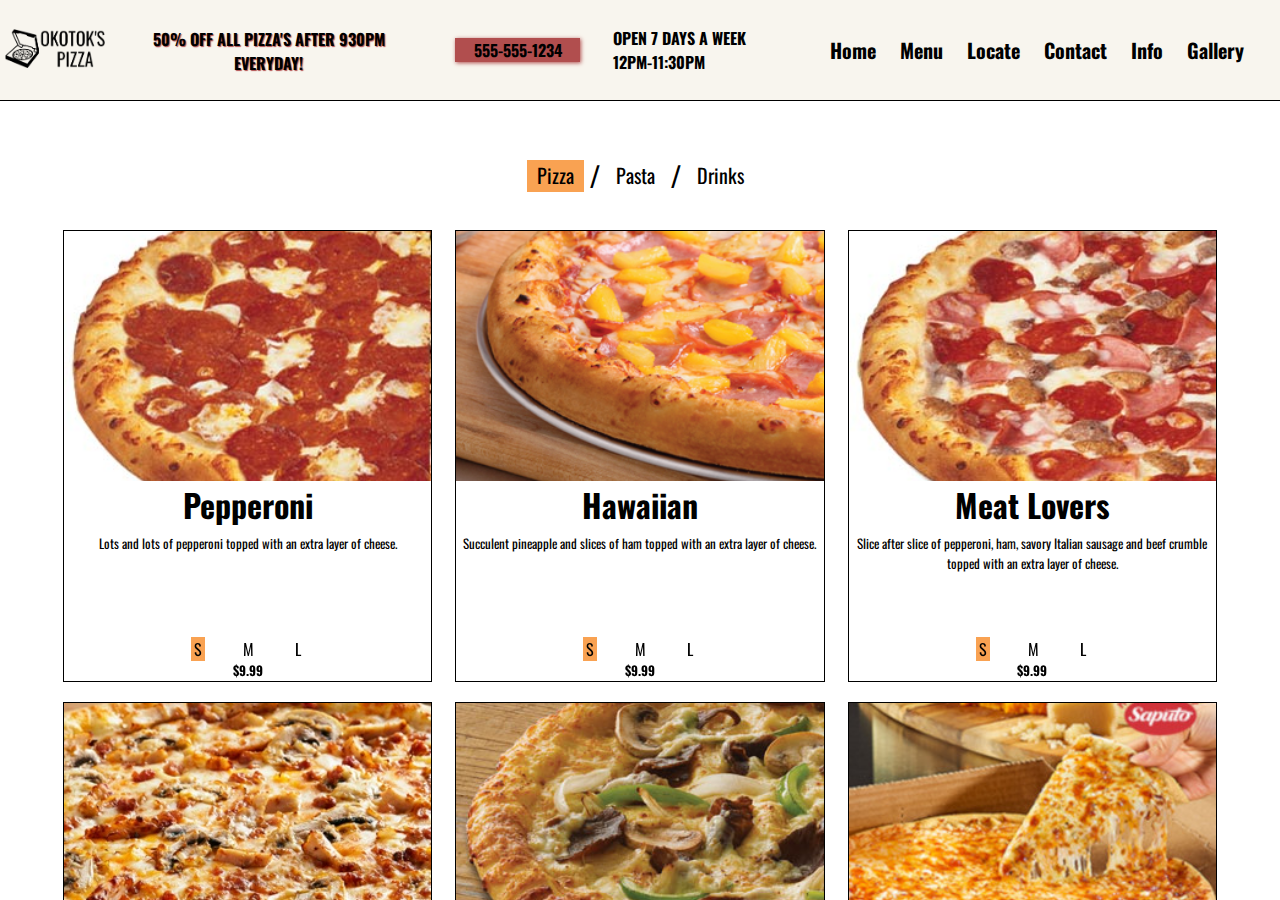
<file: pages/menu.html>
<!DOCTYPE html>
<html lang="en">

<head>
    <meta charset="UTF-8">
    <meta http-equiv="X-UA-Compatible" content="IE=edge">
    <meta name="viewport" content="width=device-width, initial-scale=1.0">
    <link rel="stylesheet" href="/css/menu.css">
    <meta name="title" content="Okotoks Pizza Menu" />
    <meta name="description"
        content="Customize your pizza much like a Subway sandwhich, or stick to the classics and order any traditional pizza." />
    <meta name="keywords" content="Pizza, Okotoks, Restaurant, Food, Delivery, Take-Out, Dine In" />
    <meta name="author" content="Schollar" />

    <meta property="og:url" content="www.thisisawebsite.ml" />
    <meta property="og:type" content="website" />
    <meta property="og:title" content="Okotoks Pizza Menu" />
    <meta property="og:description"
        content="Customize your pizza much like a Subway sandwhich, or stick to the classics and order any traditional pizza." />
    <meta property="og:image" content="www.thisisawebsite.ml/images/3pizzas.jpg" />
    <meta property="og:image:alt" content="A picture of 3 fresh pizza's">

    <meta name="twitter:site" content="www.thisisawebsite.ml" />
    <meta name="twitter:card" content="summary" />
    <meta name="twitter:title" content="Okotoks Pizza Menu" />
    <meta name="twitter:description"
        content="Customize your pizza much like a Subway sandwhich, or stick to the classics and order any traditional pizza." />
    <meta name="twitter:image" content="www.thisisawebsite.ml/images/chef.jpg" />
    <meta name="twitter:image:alt" content="A picture of our chef cutting a pizza">
    <link rel="icon" type="image/png" href="images/favicon.png" />
    <title>Okotok's Pizza Menu</title>
</head>

<body>
    <div id="scroll">
        <div id="page_container">
            <header id="mobile" class="header-grid">
                <section class="info">
                    <a class="phone" href="tel:555-555-1234">555-555-1234</a>
                    <p>OPEN 7 DAYS A WEEK 12PM-11:30PM</p>
                </section>
                <nav id="navbar">
                    <div id="menubox">
                        <input type="checkbox">
                        <div id="hamburger">
                            <span></span>
                            <span></span>
                            <span></span>
                        </div>

                        <nav id="menu">
                            <a href="/../index.html">Home</a>
                            <a href="menu.html">Menu</a>
                            <a href="/../index.html#location">Locate</a>
                            <a href="/../index.html#contact">Contact</a>
                            <a href="/../index.html#about_us">Info</a>
                            <a href="../index.html#gallery">Gallery</a>
                        </nav>
                    </div>
                </nav>
            </header>
            <section class="header_logo">
                <a href="../index.html">
                    <img src="/images/logo.png" alt="Okotoks Pizza Logo"></a>
                <p>50% OFF ALL PIZZA'S AFTER 930PM EVERYDAY!</p>
                <section class="info">
                    <a class="phone" href="tel:555-555-1234">555-555-1234</a>
                    <h3>OPEN 7 DAYS A WEEK 12PM-11:30PM</h3>
                </section>
                <header id="desktop_header">
                    <nav id="desktop_menu">
                        <a href="../index.html">Home</a>
                        <a href="/pages/menu.html">Menu</a>
                        <a href="../index.html#location">Locate</a>
                        <a href="../index.html#contact">Contact</a>
                        <a href="../index.html#about_us">Info</a>
                        <a href="../index.html#gallery">Gallery</a>
                    </nav>
                </header>
            </section>
            <div id="menu_referance">
                <input type="radio" id="radioPizza" name="menuselect" value="pizza" checked>
                <input type="radio" id="radioPasta" name="menuselect" value="pasta">
                <input type="radio" id="radioDrinks" name="menuselect" value="drinks">
                <nav id="menu_links">
                    <div class="radio_wrapper">
                        <label for="radioPizza">Pizza</label>
                    </div>
                    <p> / </p>
                    <div class="radio_wrapper">
                        <label for="radioPasta">Pasta</label>
                    </div>
                    <p> / </p>
                    <div class="radio_wrapper">
                        <label for="radioDrinks">Drinks</label>
                    </div>
                </nav>
                <section id="pizza_menu" class="food_menu">
                    <section class="card">
                        <img src='/images/pepperoni.jpg' alt='A Pepperoni Pizza' />
                        <h1>Pepperoni</h1>
                        <p>Lots and lots of pepperoni topped with an extra layer of cheese.</p>
                        <div class="price_referance">
                            <input type="radio" class="radioSmall" name="pep_select" id="pep_price_small" value="small"
                                checked>
                            <input type="radio" class="radioMedium" name="pep_select" id="pep_price_medium"
                                value="medium">
                            <input type="radio" class="radioLarge" name="pep_select" id="pep_price_large" value="large">
                            <nav class="price_links">
                                <div class="price_wrapper">
                                    <label for="pep_price_small" class="small_price_label">S</label>
                                </div>
                                <div class="price_wrapper">
                                    <label for="pep_price_medium" class="medium_price_label">M</label>
                                </div>
                                <div class="price_wrapper">
                                    <label for="pep_price_large" class="large_price_label">L</label>
                                </div>
                            </nav>
                            <div class="price">
                                <p class="smallprice">$9.99</p>
                                <p class="medprice">$13.99</p>
                                <p class="largeprice">$16.99</p>
                            </div>
                        </div>
                    </section>
                    <section class="card">
                        <img src='/images/hawaiian.jpg' alt='A Hawaiian Pizza' />
                        <h1>Hawaiian</h1>
                        <p>Succulent pineapple and slices of ham topped with an extra layer of cheese.</p>
                        <div class="price_referance">
                            <input type="radio" class="radioSmall" name="hawaiian_select" id="hawaiian_small"
                                value="small" checked>
                            <input type="radio" class="radioMedium" name="hawaiian_select" id="hawaiian_medium"
                                value="medium">
                            <input type="radio" class="radioLarge" name="hawaiian_select" id="hawaiian_large"
                                value="large">
                            <nav class="price_links" #id="hawaiian_price">
                                <div class="price_wrapper">
                                    <label for="hawaiian_small" class="small_price_label">S</label>
                                </div>
                                <div class="price_wrapper">
                                    <label for="hawaiian_medium" class="medium_price_label">M</label>
                                </div>
                                <div class="price_wrapper">
                                    <label for="hawaiian_large" class="large_price_label">L</label>
                                </div>
                            </nav>
                            <div class="price" id="hawaiian_price">
                                <p class="smallprice">$9.99</p>
                                <p class="medprice">$13.99</p>
                                <p class="largeprice">$16.99</p>
                            </div>
                        </div>
                    </section>
                    <section class="card">
                        <img src='/images/meat.jpg' alt='A Meatlovers Pizza' />
                        <h1>Meat Lovers</h1>
                        <p>Slice after slice of pepperoni, ham, savory Italian sausage and beef crumble topped with
                            an extra
                            layer of cheese.</p>
                        <div class="price_referance">
                            <input type="radio" class="radioSmall" name="meat_select" id="meat_price_small"
                                value="small" checked>
                            <input type="radio" class="radioMedium" name="meat_select" id="meat_price_medium"
                                value="medium">
                            <input type="radio" class="radioLarge" name="meat_select" id="meat_price_large"
                                value="large">
                            <nav class="price_links">
                                <div class="price_wrapper">
                                    <label for="meat_price_small" class="small_price_label">S</label>
                                </div>
                                <div class="price_wrapper">
                                    <label for="meat_price_medium" class="medium_price_label">M</label>
                                </div>
                                <div class="price_wrapper">
                                    <label for="meat_price_large" class="large_price_label">L</label>
                                </div>
                            </nav>
                            <div class="price">
                                <p class="smallprice">$9.99</p>
                                <p class="medprice">$13.99</p>
                                <p class="largeprice">$16.99</p>
                            </div>
                        </div>
                    </section>
                    <section class="card">
                        <img src='/images/chickenbacon.jpg' alt='A Chicken Bacon Ranch Pizza' />
                        <h1>Chicken Bacon Ranch</h1>
                        <p>An Alfredo Sauce base with a Mozzarella/Cheddar Cheese blend, fresh mushrooms, onions,
                            all
                            white-meat chicken, bacon and Provolone cheese.</p>
                        <div class="price_referance">
                            <input type="radio" class="radioSmall" name="chickenbacon_select"
                                id="chickenbacon_price_small" value="small" checked>
                            <input type="radio" class="radioMedium" name="chickenbacon_select"
                                id="chickenbacon_price_medium" value="medium">
                            <input type="radio" class="radioLarge" name="chickenbacon_select"
                                id="chickenbacon_price_large" value="large">
                            <nav class="price_links">
                                <div class="price_wrapper">
                                    <label for="chickenbacon_price_small" class="small_price_label">S</label>
                                </div>
                                <div class="price_wrapper">
                                    <label for="chickenbacon_price_medium" class="medium_price_label">M</label>
                                </div>
                                <div class="price_wrapper">
                                    <label for="chickenbacon_price_large" class="large_price_label">L</label>
                                </div>
                            </nav>
                            <div class="price">
                                <p class="smallprice">$11.99</p>
                                <p class="medprice">$15.99</p>
                                <p class="largeprice">$18.99</p>
                            </div>
                        </div>
                    </section>
                    <section class="card">
                        <img src='/images/phillysteak.jpg' alt='A Philly Cheese Steak Pizza' />
                        <h1>Philly Steak</h1>
                        <p>Loaded with tender slices of steak, onions, green peppers, mushrooms, and 3 different
                            types of
                            cheese.</p>
                        <div class="price_referance">
                            <input type="radio" class="radioSmall" name="philly_select" id="philly_price_small"
                                value="small" checked>
                            <input type="radio" class="radioMedium" name="philly_select" id="philly_price_medium"
                                value="medium">
                            <input type="radio" class="radioLarge" name="philly_select" id="philly_price_large"
                                value="large">
                            <nav class="price_links">
                                <div class="price_wrapper">
                                    <label for="philly_price_small" class="small_price_label">S</label>
                                </div>
                                <div class="price_wrapper">
                                    <label for="philly_price_medium" class="medium_price_label">M</label>
                                </div>
                                <div class="price_wrapper">
                                    <label for="philly_price_large" class="large_price_label">L</label>
                                </div>
                            </nav>
                            <div class="price">
                                <p class="smallprice">$9.99</p>
                                <p class="medprice">$13.99</p>
                                <p class="largeprice">$16.99</p>
                            </div>
                        </div>
                    </section>
                    <section class="card">
                        <img src='/images/cheese.jpg' alt='A Cheese Pizza' />
                        <h1>6 Cheese</h1>
                        <p>Covered with Feta, provolone, cheddar, Parmesan-Asiago, and mozzarella cheese finished
                            with a
                            sprinkle of oregano.!</p>
                        <div class="price_referance">
                            <input type="radio" class="radioSmall" name="cheese_select" id="cheese_price_small"
                                value="small" checked>
                            <input type="radio" class="radioMedium" name="cheese_select" id="cheese_price_medium"
                                value="medium">
                            <input type="radio" class="radioLarge" name="cheese_select" id="cheese_price_large"
                                value="large">
                            <nav class="price_links">
                                <div class="price_wrapper">
                                    <label for="cheese_price_small" class="small_price_label">S</label>
                                </div>
                                <div class="price_wrapper">
                                    <label for="cheese_price_medium" class="medium_price_label">M</label>
                                </div>
                                <div class="price_wrapper">
                                    <label for="cheese_price_large" class="large_price_label">L</label>
                                </div>
                            </nav>
                            <div class="price">
                                <p class="smallprice">$9.99</p>
                                <p class="medprice">$13.99</p>
                                <p class="largeprice">$16.99</p>
                            </div>
                        </div>
                    </section>
                    <section class="card">
                        <img src='/images/veggie.jpg' alt='A Veggitarian Pizza' />
                        <h1>Pacific Veggie</h1>
                        <p>Roasted red peppers, fresh baby spinach, fresh onions, fresh mushrooms, tomatoes, black
                            olives,
                            feta, provolone, cheese made with 100% real mozzarella and sprinkled with a garlic herb
                            seasoning.</p>
                        <div class="price_referance">
                            <input type="radio" class="radioSmall" name="veggie_select" id="veggie_price_small"
                                value="small" checked>
                            <input type="radio" class="radioMedium" name="veggie_select" id="veggie_price_medium"
                                value="medium">
                            <input type="radio" class="radioLarge" name="veggie_select" id="veggie_price_large"
                                value="large">
                            <nav class="price_links">
                                <div class="price_wrapper">
                                    <label for="veggie_price_small" class="small_price_label">S</label>
                                </div>
                                <div class="price_wrapper">
                                    <label for="veggie_price_medium" class="medium_price_label">M</label>
                                </div>
                                <div class="price_wrapper">
                                    <label for="veggie_price_large" class="large_price_label">L</label>
                                </div>
                            </nav>
                            <div class="price">
                                <p class="smallprice">$9.99</p>
                                <p class="medprice">$13.99</p>
                                <p class="largeprice">$16.99</p>
                            </div>
                        </div>
                    </section>
                    <section class="card">
                        <img src='/images/chickentaco.jpg' alt='A Chicken Taco Pizza' />
                        <h1>Deluxe</h1>
                        <p>Taco seasoning, grilled chicken, fresh onions, fresh green peppers, fresh tomatoes,
                            topped with 3
                            different types of cheese.</p>
                        <div class="price_referance">
                            <input type="radio" class="radioSmall" name="chickentaco_select"
                                id="chickentaco_price_small" value="small" checked>
                            <input type="radio" class="radioMedium" name="chickentaco_select"
                                id="chickentaco_price_medium" value="medium">
                            <input type="radio" class="radioLarge" name="chickentaco_select"
                                id="chickentaco_price_large" value="large">
                            <nav class="price_links">
                                <div class="price_wrapper">
                                    <label for="chickentaco_price_small" class="small_price_label">S</label>
                                </div>
                                <div class="price_wrapper">
                                    <label for="chickentaco_price_medium" class="medium_price_label">M</label>
                                </div>
                                <div class="price_wrapper">
                                    <label for="chickentaco_price_large" class="large_price_label">L</label>
                                </div>
                            </nav>
                            <div class="price">
                                <p class="smallprice">$11.99</p>
                                <p class="medprice">$15.99</p>
                                <p class="largeprice">$18.99</p>
                            </div>
                        </div>
                    </section>
                    <section class="card">
                        <img src='/images/cheeseburger.jpg' alt='A Cheeseburger Pizza' />
                        <h1>Cheeseburger</h1>
                        <p>Ketchup-mustard sauce, beef crumble, fresh onions, and fresh tomatoes, topped with 3
                            different
                            types of cheese..</p>
                        <div class="price_referance">
                            <input type="radio" class="radioSmall" name="cheeseburger_select"
                                id="cheeseburger_price_small" value="small" checked>
                            <input type="radio" class="radioMedium" name="cheeseburger_select"
                                id="cheeseburger_price_medium" value="medium">
                            <input type="radio" class="radioLarge" name="cheeseburger_select"
                                id="cheeseburger_price_large" value="large">
                            <nav class="price_links">
                                <div class="price_wrapper">
                                    <label for="cheeseburger_price_small" class="small_price_label">S</label>
                                </div>
                                <div class="price_wrapper">
                                    <label for="cheeseburger_price_medium" class="medium_price_label">M</label>
                                </div>
                                <div class="price_wrapper">
                                    <label for="cheeseburger_price_large" class="large_price_label">L</label>
                                </div>
                            </nav>
                            <div class="price">
                                <p class="smallprice">$12.99</p>
                                <p class="medprice">$16.99</p>
                                <p class="largeprice">$19.99</p>
                            </div>
                        </div>
                    </section>
                    <section class="card">
                        <img src='/images/extra.jpg' alt='An Extravaganzza Pizza' />
                        <h1>Extravaganzza</h1>
                        <p>Loads of pepperoni, ham, savory Italian sausage, beef crumble, fresh onions, fresh green
                            peppers,
                            fresh mushrooms and black olives with extra cheese..</p>
                        <div class="price_referance">
                            <input type="radio" class="radioSmall" name="extra_select" id="extra_price_small"
                                value="small" checked>
                            <input type="radio" class="radioMedium" name="extra_select" id="extra_price_medium"
                                value="medium">
                            <input type="radio" class="radioLarge" name="extra_select" id="extra_price_large"
                                value="large">
                            <nav class="price_links">
                                <div class="price_wrapper">
                                    <label for="extra_price_small" class="small_price_label">S</label>
                                </div>
                                <div class="price_wrapper">
                                    <label for="extra_price_medium" class="medium_price_label">M</label>
                                </div>
                                <div class="price_wrapper">
                                    <label for="extra_price_large" class="large_price_label">L</label>
                                </div>
                            </nav>
                            <div class="price">
                                <p class="smallprice">$11.99</p>
                                <p class="medprice">$15.99</p>
                                <p class="largeprice">$18.99</p>
                            </div>
                        </div>
                    </section>
                    <section class="card">
                        <img src='/images/deluxe.jpg' alt='A Deluxe Pizza' />
                        <h1>Deluxe</h1>
                        <p>A mouth-watering combination of pepperoni, savory Italian sausage, fresh green peppers,
                            fresh
                            mushrooms, fresh onions and cheese.</p>
                        <div class="price_referance">
                            <input type="radio" class="radioSmall" name="deluxe_select" id="deluxe_price_small"
                                value="small" checked>
                            <input type="radio" class="radioMedium" name="deluxe_select" id="deluxe_price_medium"
                                value="medium">
                            <input type="radio" class="radioLarge" name="deluxe_select" id="deluxe_price_large"
                                value="large">
                            <nav class="price_links">
                                <div class="price_wrapper">
                                    <label for="deluxe_price_small" class="small_price_label">S</label>
                                </div>
                                <div class="price_wrapper">
                                    <label for="deluxe_price_medium" class="medium_price_label">M</label>
                                </div>
                                <div class="price_wrapper">
                                    <label for="deluxe_price_large" class="large_price_label">L</label>
                                </div>
                            </nav>
                            <div class="price">
                                <p class="smallprice">$11.99</p>
                                <p class="medprice">$14.99</p>
                                <p class="largeprice">$17.99</p>
                            </div>
                        </div>
                    </section>
                    <section class="last_card"></section>
                    <section class="last_card_tablet"></section>
                    <section class="last_card_desktop"></section>
                    <section class="last_card_desktop"></section>
                    <section class="last_card_desktop"></section>
                </section>
                <section id="pasta_menu" class="food_menu">
                    <section class="card">
                        <img src='/images/chickenalfredo.jpg' alt='Chicken Alfredo Pasta' />
                        <h1>Chicken Alfredo</h1>
                        <p>Grilled 100% all white meat chicken and Alfredo sauce baked to a creamy goodness with penne
                            pasta
                        </p>
                        <div class="price_referance">
                            <input type="radio" class="radioMedium" name="chickenalfredo_select"
                                id="chickenalfredo_price_medium" value="medium" checked>
                            <input type="radio" class="radioLarge" name="chickenalfredo_select"
                                id="chickenalfredo_price_large" value="large">
                            <nav class="price_links">
                                <div class="price_wrapper">
                                    <label for="chickenalfredo_price_medium" class="medium_price_label">M</label>
                                </div>
                                <div class="price_wrapper">
                                    <label for="chickenalfredo_price_large" class="large_price_label">L</label>
                                </div>
                            </nav>
                            <div class="price">
                                <p class="medprice">$9.99</p>
                                <p class="largeprice">$14.99</p>
                            </div>
                        </div>
                    </section>
                    <section class="card">
                        <img src='/images/italian.jpg' alt='Italian Sausage Marinara Pasta' />
                        <h1>Italian Sausage Marinara</h1>
                        <p>Penne pasta baked in a zesty marinara sauce with Italian sausage, a blend of Italian
                            seasonings
                            and Provolone cheese.</p>
                        <div class="price_referance">
                            <input type="radio" class="radioMedium" name="italian_select" id="italian_price_medium"
                                value="medium" checked>
                            <input type="radio" class="radioLarge" name="italian_select" id="italian_price_large"
                                value="large">
                            <nav class="price_links">
                                <div class="price_wrapper">
                                    <label for="italian_price_medium" class="medium_price_label">M</label>
                                </div>
                                <div class="price_wrapper">
                                    <label for="italian_price_large" class="large_price_label">L</label>
                                </div>
                            </nav>
                            <div class="price">
                                <p class="medprice">$9.99</p>
                                <p class="largeprice">$14.99</p>
                            </div>
                        </div>
                    </section>
                    <section class="card">
                        <img src='/images/chickencarbonara.jpg' alt='Chicken Carbonara Pasta' />
                        <h1>Chicken Carbonara</h1>
                        <p>Grilled 100% all white meat chicken, bacon, onions and mushrooms mixed with penne pasta and
                            baked
                            to perfection with creamy Alfredo sauce.</p>
                        <div class="price_referance">
                            <input type="radio" class="radioMedium" name="chickencarb_select"
                                id="chickencarb_price_medium" value="medium" checked>
                            <input type="radio" class="radioLarge" name="chickencarb_select"
                                id="chickencarb_price_large" value="large">
                            <nav class="price_links">
                                <div class="price_wrapper">
                                    <label for="chickencarb_price_medium" class="medium_price_label">M</label>
                                </div>
                                <div class="price_wrapper">
                                    <label for="chickencarb_price_large" class="large_price_label">L</label>
                                </div>
                            </nav>
                            <div class="price">
                                <p class="medprice">$9.99</p>
                                <p class="largeprice">$14.99</p>
                            </div>
                        </div>
                    </section>
                    <section class="card">
                        <img src='/images/primavera.jpg' alt='Pasta Primavera' />
                        <h1>Pasta Primavera</h1>
                        <p>Fresh tomatoes, fresh baby spinach, green peppers, mushrooms and onions are mixed and baked
                            to
                            perfection with creamy Alfredo sauce.</p>
                        <div class="price_referance">
                            <input type="radio" class="radioMedium" name="primavera_select" id="primavera_price_medium"
                                value="medium" checked>
                            <input type="radio" class="radioLarge" name="primavera_select" id="primavera_price_large"
                                value="large">
                            <nav class="price_links">
                                <div class="price_wrapper">
                                    <label for="primavera_price_medium" class="medium_price_label">M</label>
                                </div>
                                <div class="price_wrapper">
                                    <label for="primavera_price_large" class="large_price_label">L</label>
                                </div>
                            </nav>
                            <div class="price">
                                <p class="medprice">$9.99</p>
                                <p class="largeprice">$14.99</p>
                            </div>
                        </div>
                    </section>
                    <section class="card">
                        <img src='/images/build.jpg' alt='Pasta in a bowl' />
                        <h1>Build your Own Pasta</h1>
                        <p>Choose a sauce (Marinara or Alfredo) and up to 3 ingredients from more than a dozen meat or
                            vegetable toppings. Your penne pasta and ingredients are tossed and baked to perfection.</p>
                        <div class="price_referance">
                            <input type="radio" class="radioMedium" name="build_select" id="build_price_medium"
                                value="medium" checked>
                            <input type="radio" class="radioLarge" name="build_select" id="build_price_large"
                                value="large">
                            <nav class="price_links">
                                <div class="price_wrapper">
                                    <label for="build_price_medium" class="medium_price_label">M</label>
                                </div>
                                <div class="price_wrapper">
                                    <label for="build_price_large" class="large_price_label">L</label>
                                </div>
                            </nav>
                            <div class="price">
                                <p class="medprice">$9.99</p>
                                <p class="largeprice">$14.99</p>
                            </div>
                        </div>
                    </section>
                    <section class="last_card"></section>
                    <section class="last_card_tablet"></section>
                    <section class="last_card_desktop"></section>
                    <section class="last_card_desktop"></section>
                </section>
                <section class="food_menu" id="drink_menu">
                    <section class="card">
                        <img src='/images/coke.jpg' alt='A 2L of Coca-Cola' />
                        <h1>Coke</h1>
                        <p>The authentic cola sensation that is a refreshing part of sharing life's enjoyable moments
                        </p>
                        <div class="price_referance">
                            <input type="radio" class="radioMedium" name="coke_select" id="coke_price_6pack"
                                value="medium" checked>
                            <input type="radio" class="radioLarge" name="coke_select" id="coke_price_2l" value="large">
                            <nav class="price_links">
                                <div class="price_wrapper">
                                    <label for="coke_price_6pack" class="medium_price_label">6-pack</label>
                                </div>
                                <div class="price_wrapper">
                                    <label for="coke_price_2l" class="large_price_label">2L</label>
                                </div>
                            </nav>
                            <div class="price">
                                <p class="medprice">$4.99</p>
                                <p class="largeprice">$5.99</p>
                            </div>
                        </div>
                    </section>
                    <section class="card">
                        <img src='/images/cokezero.jpg' alt='A 2L of Coke Zero' />
                        <h1>Coke Zero</h1>
                        <p>Real Coca-Cola® taste with zero calories.</p>
                        <div class="price_referance">
                            <input type="radio" class="radioMedium" name="cokezero_select" id="cokezero_price_6pack"
                                value="medium" checked>
                            <input type="radio" class="radioLarge" name="cokezero_select" id="cokezero_price_2l"
                                value="large">
                            <nav class="price_links">
                                <div class="price_wrapper">
                                    <label for="cokezero_price_6pack" class="medium_price_label">6-pack</label>
                                </div>
                                <div class="price_wrapper">
                                    <label for="cokezero_price_2l" class="large_price_label">2L</label>
                                </div>
                            </nav>
                            <div class="price">
                                <p class="medprice">$4.99</p>
                                <p class="largeprice">$5.99</p>
                            </div>
                        </div>
                    </section>
                    <section class="card">
                        <img src='/images/F_DIET.jpg' alt='A 2L of Diet Coke' />
                        <h1>Diet Coke</h1>
                        <p>Beautifully balanced adult cola taste in a no calorie beverage</p>
                        <div class="price_referance">
                            <input type="radio" class="radioMedium" name="dietcoke_select" id="dietcoke_price_6pack"
                                value="medium" checked>
                            <input type="radio" class="radioLarge" name="dietcoke_select" id="dietcoke_price_2l"
                                value="large">
                            <nav class="price_links">
                                <div class="price_wrapper">
                                    <label for="dietcoke_price_6pack" class="medium_price_label">6-pack</label>
                                </div>
                                <div class="price_wrapper">
                                    <label for="dietcoke_price_2l" class="large_price_label">2L</label>
                                </div>
                            </nav>
                            <div class="price">
                                <p class="medprice">$4.99</p>
                                <p class="largeprice">$5.99</p>
                            </div>
                        </div>
                    </section>
                    <section class="card">
                        <img src='/images/sprite.jpg' alt='A 2L of Sprite' />
                        <h1>Sprite</h1>
                        <p>Unique Lymon (lemon-lime) flavor, clear, clean and crisp with no caffeine.</p>
                        <div class="price_referance">
                            <input type="radio" class="radioMedium" name="sprite_select" id="sprite_price_6pack"
                                value="medium" checked>
                            <input type="radio" class="radioLarge" name="sprite_select" id="sprite_price_2l"
                                value="large">
                            <nav class="price_links">
                                <div class="price_wrapper">
                                    <label for="sprite_price_6pack" class="medium_price_label">6-pack</label>
                                </div>
                                <div class="price_wrapper">
                                    <label for="sprite_price_2l" class="large_price_label">2L</label>
                                </div>
                            </nav>
                            <div class="price">
                                <p class="medprice">$4.99</p>
                                <p class="largeprice">$5.99</p>
                            </div>
                        </div>
                    </section>
                    <section class="card">
                        <img src='/images/gingerale.jpg' alt='A 2L of Ginger Ale' />
                        <h1>Ginger Ale</h1>
                        <p>A delicious carbonated drink made with real ginger.</p>
                        <div class="price_referance">
                            <input type="radio" class="radioMedium" name="gingerale_select" id="gingerale_price_6pack"
                                value="medium" checked>
                            <input type="radio" class="radioLarge" name="gingerale_select" id="gingerale_price_2l"
                                value="large">
                            <nav class="price_links">
                                <div class="price_wrapper">
                                    <label for="gingerale_price_6pack" class="medium_price_label">6-pack</label>
                                </div>
                                <div class="price_wrapper">
                                    <label for="gingerale_price_2l" class="large_price_label">2L</label>
                                </div>
                            </nav>
                            <div class="price">
                                <p class="medprice">$4.99</p>
                                <p class="largeprice">$5.99</p>
                            </div>
                        </div>
                    </section>
                    <section class="card">
                        <img src='/images/icedtea.jpg' alt='A 2L of Nestea' />
                        <h1>Nestea</h1>
                        <p>Ready to drink Iced Tea invigorates and quenches your thirst. It's always cool, crisp, iced
                            tea
                            perfection</p>
                        <div class="price_referance">
                            <input type="radio" class="radioMedium" name="icedtea_select" id="icedtea_price_6pack"
                                value="medium" checked>
                            <input type="radio" class="radioLarge" name="icedtea_select" id="icedtea_price_2l"
                                value="large">
                            <nav class="price_links">
                                <div class="price_wrapper">
                                    <label for="icedtea_price_6pack" class="medium_price_label">6-pack</label>
                                </div>
                                <div class="price_wrapper">
                                    <label for="icedtea_price_2l" class="large_price_label">2L</label>
                                </div>
                            </nav>
                            <div class="price">
                                <p class="medprice">$4.99</p>
                                <p class="largeprice">$5.99</p>
                            </div>
                        </div>
                    </section>
                    <section class="card">
                        <img src='/images/water.jpg' alt='A Dasani Water bottle' />
                        <h1>Dasani 591 m/L</h1>
                        <p>Fresh, crisp tasting water.</p>
                        <div class="price_referance">
                            <input type="radio" class="radioMedium" name="water_select" id="water_price_591"
                                value="medium" checked>
                            <nav class="price_links">
                                <div class="price_wrapper">
                                    <label for="water_price_591" class="medium_price_label">2-pack 591mL Bottle</label>
                                </div>
                            </nav>
                            <div class="price">
                                <p class="medprice">$3.49</p>
                            </div>
                        </div>
                    </section>
                    <section class="card">
                        <img src='/images/fanta.jpg' alt='A 2L of Orange Fanta' />
                        <h1>Fanta</h1>
                        <p>A refreshing carbonated soft drink made with Real Fruit.</p>
                        <div class="price_referance">
                            <input type="radio" class="radioMedium" name="fanta_select" id="fanta_price_6pack"
                                value="medium" checked>
                            <input type="radio" class="radioLarge" name="fanta_select" id="fanta_price_2l"
                                value="large">
                            <nav class="price_links">
                                <div class="price_wrapper">
                                    <label for="fanta_price_6pack" class="medium_price_label">6-pack</label>
                                </div>
                                <div class="price_wrapper">
                                    <label for="fanta_price_2l" class="large_price_label">2L</label>
                                </div>
                            </nav>
                            <div class="price">
                                <p class="medprice">$4.99</p>
                                <p class="largeprice">$5.99</p>
                            </div>
                        </div>
                    </section>
                    <section class="last_card"></section>
                    <section class="last_card_tablet"></section>
                    <section class="last_card_desktop"></section>
                </section>
            </div>
            <footer id="page_footer">
                <p>Copyright &copy; Okotok's Pizza, 2021, All Rights Reserved</p>
                <a target="_blank" href="https://www.facebook.com/chefbobbyflay/">
                    <img src="/images/fbicon.png" alt="Facebook logo"></a>
                <div id="reviews">
                    <a target="_blank" href="https://www.yelp.ca/biz/dominos-pizza-grande-prairie">Yelp reviews</a>
                    <a target="_blank" href="https://www.consumeraffairs.com/food/dominos.html">ConsumerAffairs</a>
                </div>
            </footer>
            <div id="spacer"></div>
        </div>
    </div>
</body>

</html>
</file>
<file: css/menu.css>
@import url("https://fonts.googleapis.com/css2?family=Exo+2:ital,wght@1,500&family=Oswald:wght@200;500;700&display=swap");
* {
  margin: 0;
  padding: 0;
  font-family: Oswald, sans-serif;
}

p {
  font-family: Oswald;
}

img,
iframe {
  max-width: 100%;
  -o-object-fit: cover;
     object-fit: cover;
}

.image_hover {
  width: 100%;
  height: 100%;
  z-index: 2;
  position: relative;
  -webkit-filter: grayscale(80%);
          filter: grayscale(80%);
  -webkit-transition: all 0.3s ease-in-out;
  transition: all 0.3s ease-in-out;
  opacity: 1;
}

.image_hover:hover {
  -webkit-filter: grayscale(0%);
          filter: grayscale(0%);
  -webkit-transform: translateX(-5px) translateY(-5px);
          transform: translateX(-5px) translateY(-5px);
}

.article_title {
  font-family: "Exo 2";
  text-decoration: underline;
  font-size: 2em;
  text-align: left;
  margin-bottom: 50px;
}

.image_border {
  position: absolute;
  display: -ms-grid;
  display: grid;
  place-items: center;
  width: calc(100% - 3px);
  top: 0px;
  left: 0px;
  height: calc(100% - 3px);
  border: 1px solid black;
  z-index: 1;
}

.image_border img {
  width: 75%;
  height: 75%;
  max-height: 350px;
}

.border_wrapper {
  position: relative;
  height: 100%;
}

.border_wrapper_flay {
  position: relative;
  height: 100%;
}

.header-grid {
  display: -ms-grid;
  display: grid;
  -ms-grid-row-align: end;
      align-self: end;
  position: fixed;
  right: 0;
  bottom: 0;
  -ms-grid-columns: 2fr 1fr;
      grid-template-columns: 2fr 1fr;
  height: 60px;
  min-width: 100%;
  background-color: #f8f5ee;
  overflow-x: hidden;
  z-index: 4;
}

.header-grid img {
  width: 75px;
  -ms-flex-item-align: center;
      -ms-grid-row-align: center;
      align-self: center;
}

.header_logo {
  display: -ms-grid;
  display: grid;
  grid-auto-flow: column;
  min-width: 100%;
  place-items: center;
  height: 10vh;
  background-color: #f8f5ee;
  color: black;
  border-bottom: 1px solid black;
}

.header_logo img {
  width: 90px;
  margin-left: 5px;
  margin-top: 2px;
}

.header_logo p {
  text-align: center;
  font-family: Oswald, sans-serif;
  font-weight: 700;
  width: 80%;
  font-size: 0.75em;
  margin-top: 2px;
}

.header_logo > .info {
  display: -ms-grid;
  display: grid;
  -ms-grid-column-align: start;
      justify-self: start;
  -ms-grid-columns: 1fr 1fr;
      grid-template-columns: 1fr 1fr;
  place-items: center;
  -webkit-column-gap: 15px;
          column-gap: 15px;
}

.header_logo > .info > h3 {
  font-size: 0.7em;
}

.header_logo > .info > .phone {
  width: 100%;
  font-size: 10px;
  text-align: center;
}

#navbar {
  -ms-flex-item-align: end;
      -ms-grid-row-align: end;
      align-self: end;
  -ms-grid-column-align: end;
      justify-self: end;
}

#mobile {
  border-top: 1px solid black;
}

#mobile > .info {
  display: -ms-grid;
  display: grid;
  row-gap: 2.5px;
  text-align: center;
}

#mobile > .info p {
  font-size: 13px;
  color: black;
  font-weight: 700;
  text-align: center;
  margin-left: 10px;
}

.phone {
  color: black;
  font-weight: 800;
  text-decoration: none;
  background-color: #b14e4e;
  place-self: center;
  max-width: 125px;
  margin: 3px;
  width: 50%;
  font-size: 13px;
  height: 20px;
  -webkit-box-shadow: 1px 1px 4px 0px #b14e4e;
          box-shadow: 1px 1px 4px 0px #b14e4e;
}

.phone:hover {
  background-color: #f9a252;
}

#menubox input {
  width: 50px;
  height: 40px;
  position: absolute;
  right: 13px;
  bottom: 12px;
  opacity: 0;
  z-index: 10;
}

#menubox input:checked ~ #menu {
  -webkit-transform: none;
          transform: none;
}

#hamburger span {
  display: block;
  position: relative;
  bottom: 15px;
  right: 20px;
  margin-bottom: 5px;
  width: 33px;
  height: 5px;
  background-color: black;
  z-index: 2;
  -webkit-transform-origin: 0px 0px;
          transform-origin: 0px 0px;
  -webkit-transition: background 0.5s ease-in-out, opacity 0.55s ease, -webkit-transform 0.5s ease-in-out;
  transition: background 0.5s ease-in-out, opacity 0.55s ease, -webkit-transform 0.5s ease-in-out;
  transition: transform 0.5s ease-in-out, background 0.5s ease-in-out, opacity 0.55s ease;
  transition: transform 0.5s ease-in-out, background 0.5s ease-in-out, opacity 0.55s ease, -webkit-transform 0.5s ease-in-out;
}

#menu {
  display: -ms-grid;
  display: grid;
  position: fixed;
  row-gap: 10px;
  min-width: 100%;
  bottom: 60px;
  min-height: 25%;
  right: -1px;
  background-color: #f8f5eeee;
  justify-items: center;
  z-index: 9;
  -webkit-transform: translate(100%, 0);
          transform: translate(100%, 0);
  -webkit-transition: -webkit-transform 0.5s ease-in-out;
  transition: -webkit-transform 0.5s ease-in-out;
  transition: transform 0.5s ease-in-out;
  transition: transform 0.5s ease-in-out, -webkit-transform 0.5s ease-in-out;
}

#menu a {
  color: black;
  font-size: 24px;
  font-weight: 500;
  text-decoration: none;
  margin-bottom: 15px;
  margin-top: 10px;
  z-index: 9;
}

#menu a:hover {
  text-decoration: underline;
}

#hamburger span:nth-child(1) {
  -webkit-transform-origin: 0% 0%;
          transform-origin: 0% 0%;
}

#hamburger span:nth-last-child(2) {
  -webkit-transform-origin: 0% 100%;
          transform-origin: 0% 100%;
}

#menubox input:checked ~ #hamburger span {
  opacity: 1;
  -webkit-transform: rotate(45deg) translate(1px, -2px);
          transform: rotate(45deg) translate(1px, -2px);
  background: black;
}

#menubox input:checked ~ #hamburger span:nth-child(2) {
  opacity: 0;
  -webkit-transform: rotate(0deg) scale(0.2, 0.2);
          transform: rotate(0deg) scale(0.2, 0.2);
}

#menubox input:checked ~ #hamburger span:nth-child(3) {
  -webkit-transform: rotate(-45deg) translate(-3px, 1px);
          transform: rotate(-45deg) translate(-3px, 1px);
}

#desktop_header {
  display: none;
}

@media only screen and (min-width: 650px) {
  #logo {
    height: 50px;
  }
  #logo > img {
    width: 100px;
  }
  .phone {
    pointer-events: none;
  }
  .header_logo > p {
    font-size: 0.85em;
  }
  .header_logo > .info > h3 {
    font-size: 0.85em;
    margin-right: 25px;
  }
  .header_logo > .info > .phone {
    font-size: 1em;
    padding-bottom: 4px;
  }
}

@media only screen and (min-width: 650px) and (min-width: 1024px) {
  #mobile {
    display: none;
  }
  .header_logo {
    -ms-grid-columns: 100px 1fr 1fr 1.5fr;
        grid-template-columns: 100px 1fr 1fr 1.5fr;
    height: 100px;
    position: fixed;
    top: 0;
    left: 0;
    z-index: 5;
  }
  .header_logo img {
    width: 400px;
  }
  .header_logo > p {
    font-size: 1em;
    text-shadow: 1px 1px 1px #b14e4e;
    width: 75%;
  }
  .header_logo > .info > h3 {
    margin-right: 0;
    font-size: 1em;
  }
  #desktop_header {
    display: -ms-grid;
    display: grid;
  }
  #desktop_header > #desktop_menu > a {
    text-decoration: none;
    margin-left: 20px;
    color: black;
    font-size: 1.25em;
    font-weight: 700;
  }
  #desktop_header > #desktop_menu > a:hover {
    text-decoration: underline;
  }
}

#page_footer {
  display: -ms-grid;
  display: grid;
  grid-auto-flow: column;
  position: -webkit-sticky;
  position: sticky;
  top: 100vh;
  margin-bottom: 60px;
  -ms-grid-columns: 1fr 0.25fr 0.25fr;
      grid-template-columns: 1fr 0.25fr 0.25fr;
  place-items: center;
  height: 15vh;
  overflow-x: hidden;
  width: 100%;
  background-color: lightgray;
}

#page_footer > p {
  text-align: center;
  font-size: 0.65rem;
}

#page_footer img {
  max-width: 30px;
}

#reviews {
  display: -ms-grid;
  display: grid;
  row-gap: 15px;
  font-size: small;
}

#reviews a {
  text-decoration: none;
  color: black;
  margin-right: 20px;
  margin-left: 10px;
}

#reviews a:hover {
  text-decoration: underline;
}

@media only screen and (min-width: 650px) {
  #page_footer > p {
    font-size: 1rem;
  }
}

@media only screen and (min-width: 1024px) {
  #page_footer {
    margin-bottom: 0;
  }
}

#page_container {
  display: -ms-grid;
  display: grid;
  width: 100%;
  -ms-grid-rows: 50px 50px;
      grid-template-rows: 50px 50px;
  place-items: center;
  min-height: 100vh;
  overflow-x: hidden;
  row-gap: 35px;
  background-color: white;
}

#page_container .food_menu {
  opacity: 0;
  display: -ms-grid;
  display: grid;
  position: absolute;
  width: 90vw;
  top: -9999px;
  place-items: center;
  -ms-grid-columns: (minmax(280px, 1fr))[auto-fit];
      grid-template-columns: repeat(auto-fit, minmax(280px, 1fr));
  -webkit-column-gap: 25px;
          column-gap: 25px;
  row-gap: 20px;
  -webkit-transition: opacity 0.5s ease-in-out;
  transition: opacity 0.5s ease-in-out;
}

.card {
  display: -ms-grid;
  display: grid;
  -ms-grid-rows: auto auto auto 1fr;
      grid-template-rows: auto auto auto 1fr;
  place-items: center;
  width: 100%;
  height: 450px;
  text-align: center;
  border: 1px solid black;
}

.card h1 {
  -ms-flex-item-align: start;
      -ms-grid-row-align: start;
      align-self: start;
}

.card img {
  width: 100%;
  max-height: 250px;
  -o-object-fit: cover;
     object-fit: cover;
  place-self: start;
}

.card p {
  -ms-flex-item-align: start;
      -ms-grid-row-align: start;
      align-self: start;
  margin-top: 5px;
  font-size: small;
  margin: 5px;
}

.card .price_referance > input {
  position: fixed;
  opacity: 0;
  width: 0;
}

.card .price_links {
  display: -ms-grid;
  display: grid;
  grid-auto-flow: column;
  -webkit-column-gap: 15px;
          column-gap: 15px;
}

.card .price {
  display: -ms-grid;
  display: grid;
  grid-auto-flow: column;
}

.card .price p {
  position: absolute;
  font-weight: bold;
  left: -9999px;
  bottom: 0;
}

.card .smallprice {
  opacity: 0;
  -webkit-transition: opacity ease-in-out 0.5s;
  transition: opacity ease-in-out 0.5s;
}

.card .medprice {
  opacity: 0;
  -webkit-transition: opacity ease-in-out 0.5s;
  transition: opacity ease-in-out 0.5s;
}

.card .largeprice {
  opacity: 0;
  -webkit-transition: opacity ease-in-out 0.5s;
  transition: opacity ease-in-out 0.5s;
}

.card .price_wrapper label {
  margin: 10px;
  padding: 0px 3px;
  font-family: Oswald, sans-serif;
  font-size: 1em;
  cursor: pointer;
  -webkit-box-shadow: inset 0 0 0 0 #f9a252;
          box-shadow: inset 0 0 0 0 #f9a252;
}

.card .price_wrapper:hover label {
  text-decoration: underline;
}

.card .price_referance {
  position: relative;
  display: -ms-grid;
  display: grid;
  -ms-grid-row-align: end;
      align-self: end;
  margin-bottom: 20px;
  z-index: 3;
  grid-auto-flow: column;
  place-items: center;
}

.card .price_referance input[value="small"]:checked ~ .price_links > .price_wrapper label[class="small_price_label"] {
  background-color: #f9a252;
}

.card .price_referance input[value="small"]:checked ~ .price > .smallprice {
  left: 35%;
  bottom: -100%;
  opacity: 1;
}

.card .price_referance input[value="medium"]:checked ~ .price_links > .price_wrapper label[class="medium_price_label"] {
  background-color: #f9a252;
}

.card .price_referance input[value="medium"]:checked ~ .price > .medprice {
  left: 35%;
  bottom: -100%;
  opacity: 1;
}

.card .price_referance input[value="large"]:checked ~ .price_links > .price_wrapper label[class="large_price_label"] {
  background-color: #f9a252;
}

.card .price_referance input[value="large"]:checked ~ .price > .largeprice {
  left: 35%;
  bottom: -100%;
  opacity: 1;
}

#menu_links {
  display: -ms-grid;
  display: grid;
  position: relative;
  grid-auto-flow: column;
  place-items: center;
}

#menu_links p {
  font-weight: 900;
  font-size: 1.75em;
}

#menu_links label {
  margin: 5px;
  padding: 0px 10px 2px;
  font-family: Oswald, sans-serif;
  font-size: 1.25em;
  cursor: pointer;
  -webkit-box-shadow: inset 0 0 0 0 #f9a252;
          box-shadow: inset 0 0 0 0 #f9a252;
  -webkit-transition: ease-out 0.5s;
  -webkit-transition: ease-in-out 0.5s;
  transition: ease-in-out 0.5s;
}

#menu_links label:hover {
  text-decoration: underline;
  -webkit-box-shadow: inset 400px 0 0 1px #f9a252;
          box-shadow: inset 400px 0 0 1px #f9a252;
}

input[value="pizza"]:checked ~ #pizza_menu {
  opacity: 1;
  top: 75px;
}

input[value="pizza"]:checked ~ #menu_links label[for="radioPizza"] {
  background-color: #f9a252;
}

#menu_referance {
  position: relative;
  display: -ms-grid;
  display: grid;
  place-items: center;
}

#menu_referance input {
  position: fixed;
  opacity: 0;
  width: 0;
}

input[value="pasta"]:checked ~ #pasta_menu {
  opacity: 1;
  top: 75px;
}

input[value="pasta"]:checked ~ #menu_links label[for="radioPasta"] {
  background-color: #f9a252;
}

input[value="drinks"]:checked ~ #drink_menu {
  opacity: 1;
  top: 75px;
}

input[value="drinks"]:checked ~ #menu_links label[for="radioDrinks"] {
  background-color: #f9a252;
}

.last_card_tablet {
  display: none;
}

.last_card {
  height: 200px;
}

.last_card_desktop {
  display: none;
}

@media only screen and (min-width: 650px) {
  .last_card_tablet {
    display: inline;
    height: 200px;
  }
}

@media only screen and (min-width: 1024px) {
  #menu_referance {
    position: relative;
    top: 150px;
  }
}

.last_card_desktop {
  display: inline;
  height: 200px;
}
/*# sourceMappingURL=menu.css.map */
</file>
